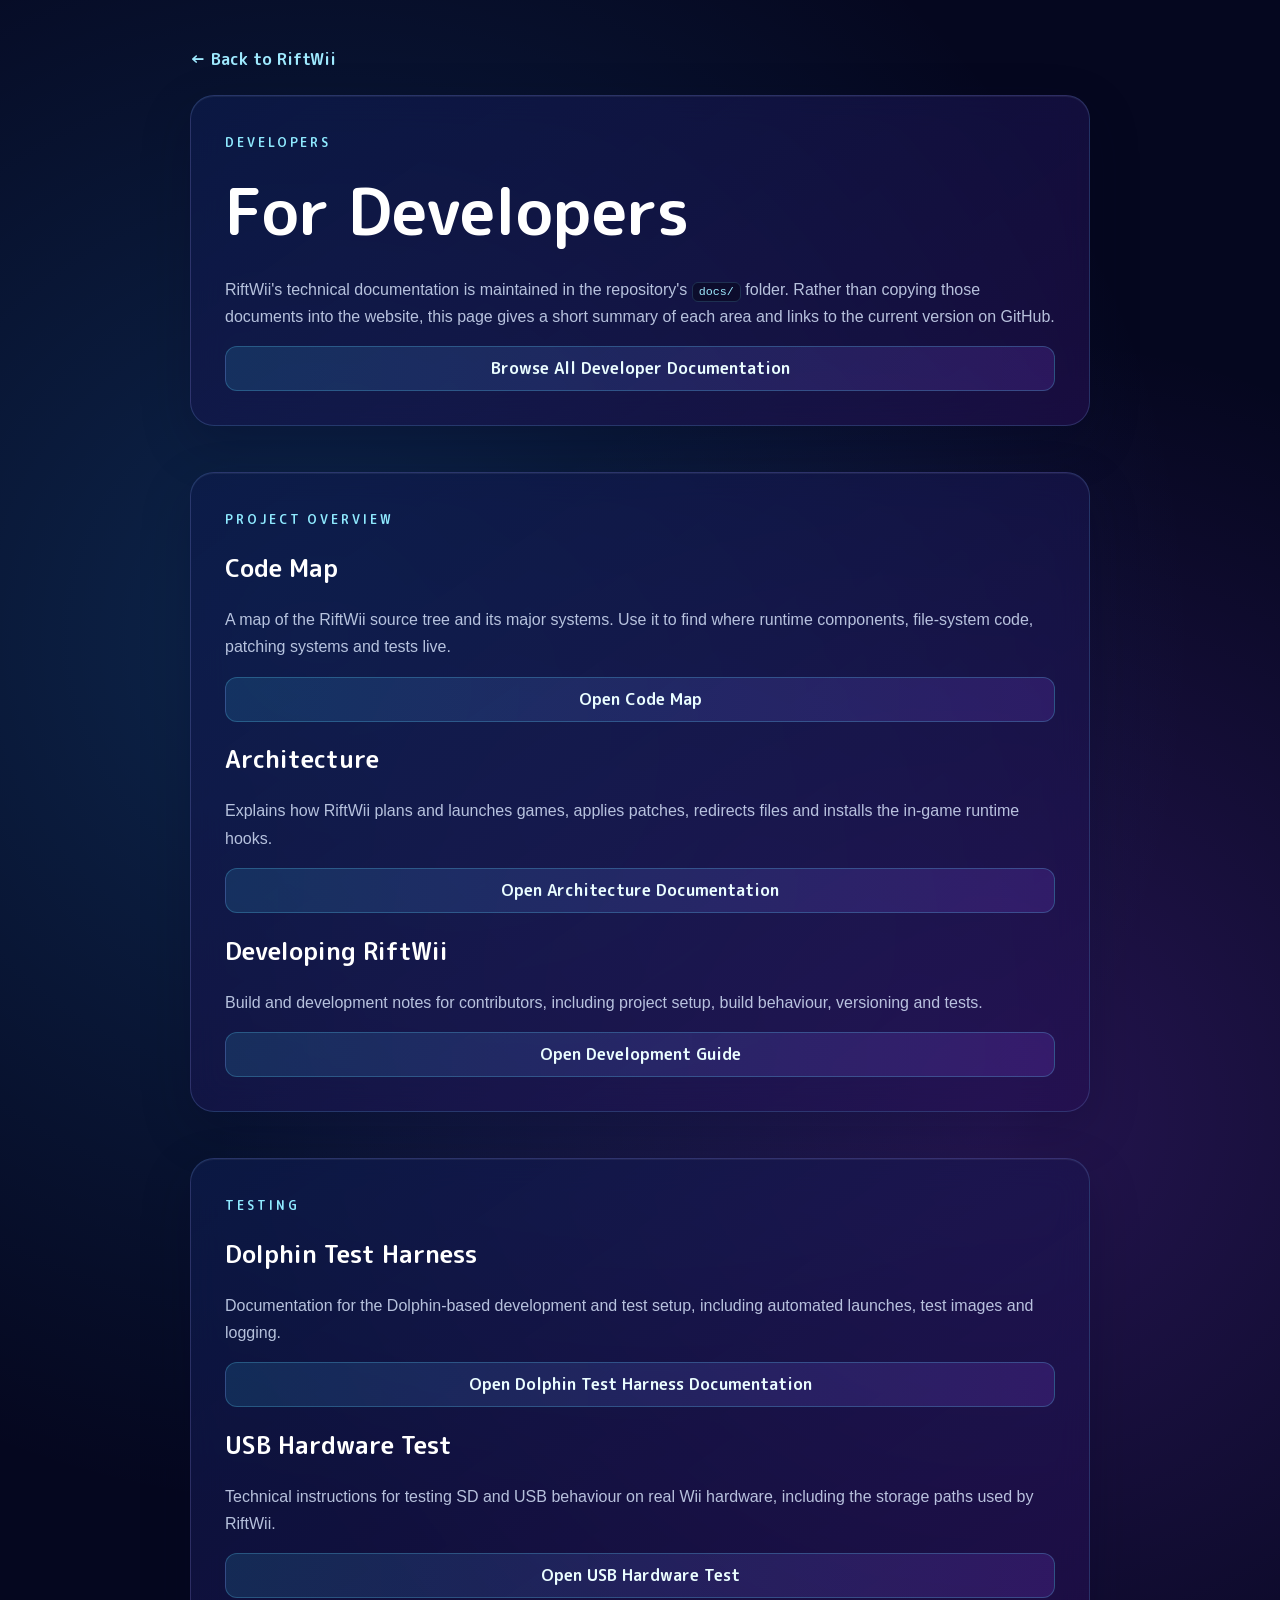
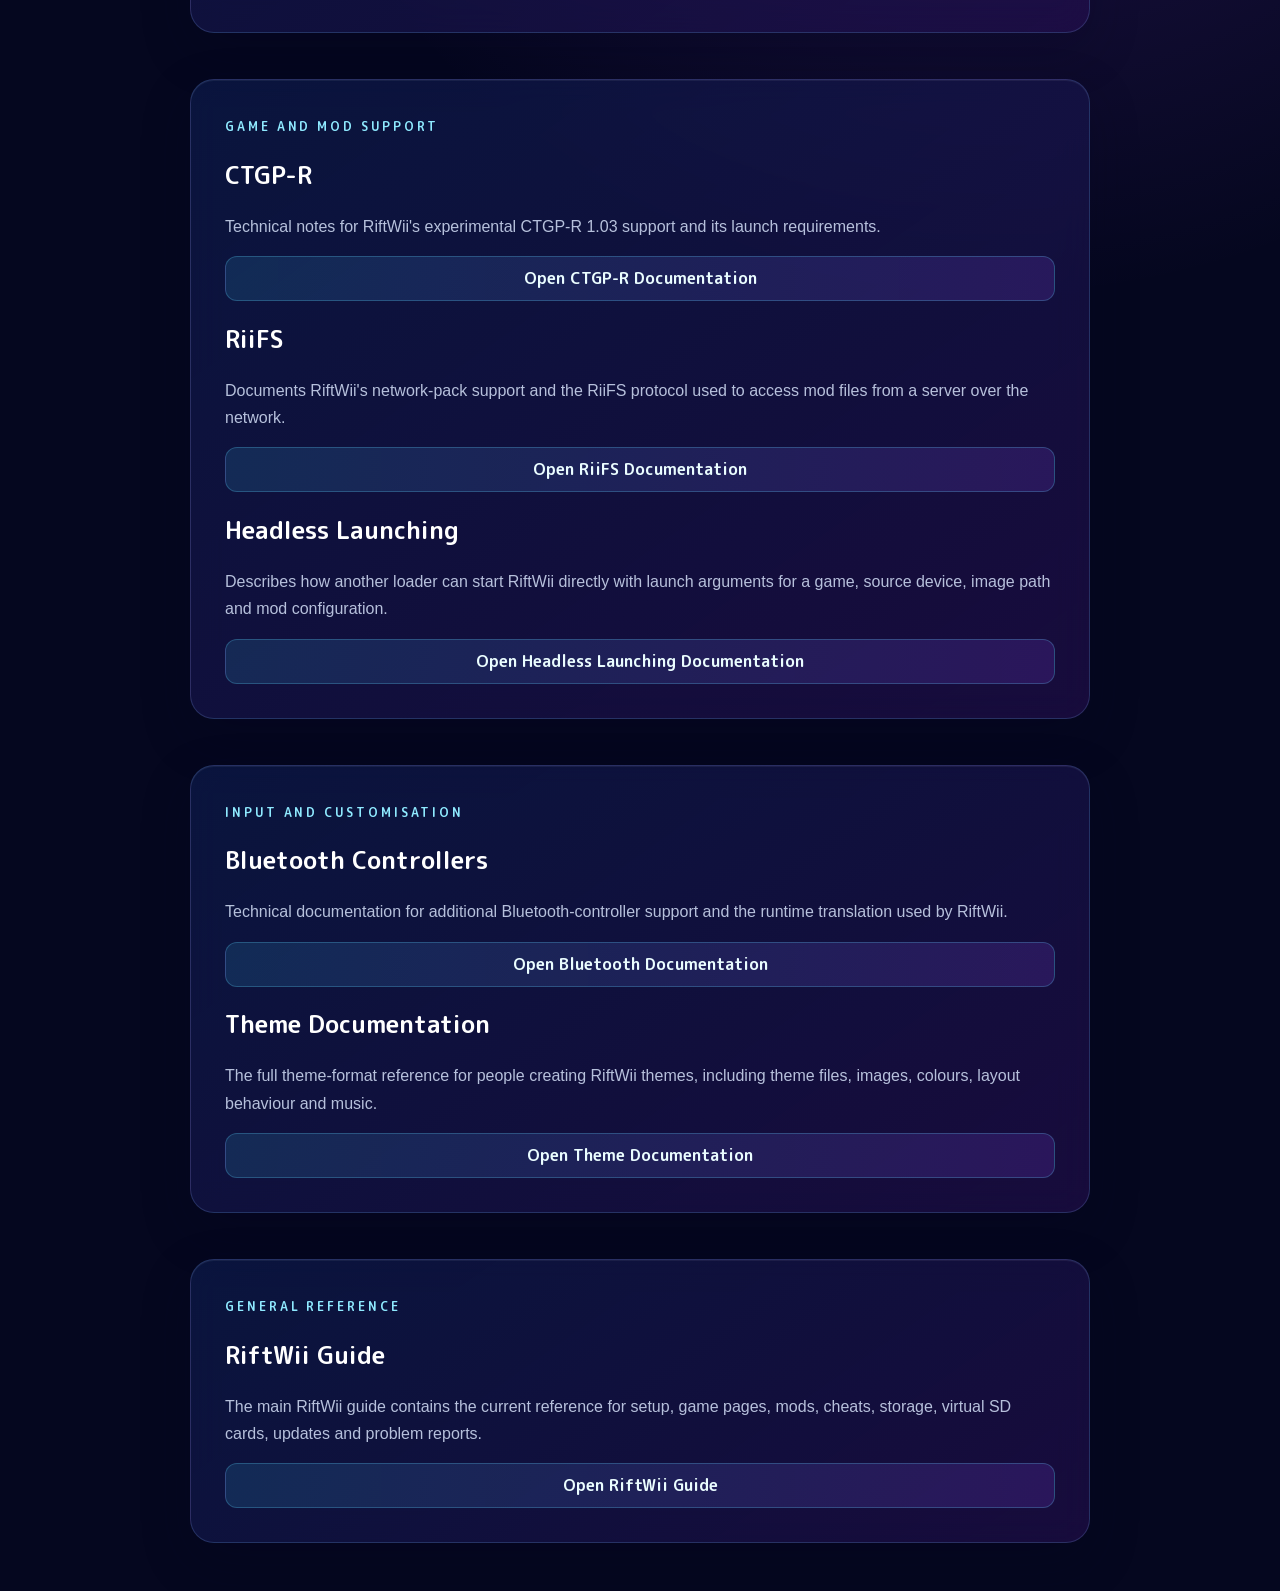
<file: tutorials/developers.html>
<!-- SPDX-FileCopyrightText: 2026 RiftWii contributors -->
<!-- SPDX-License-Identifier: GPL-3.0-or-later -->
<!DOCTYPE html>
<html lang="en">
<head>
    <meta charset="UTF-8">
    <meta name="viewport" content="width=device-width, initial-scale=1.0">
    <title>For Developers - RiftWii</title>
    <link rel="stylesheet" href="../css/tutorials.css">
    <link rel="icon" type="image/png" href="https://github.com/KakarottoCake/Riftwii/blob/main/hbc/icon.png?raw=true">
    <meta property="og:title" content="RiftWii Developer Documentation">
    <meta property="og:description" content="Developer documentation and technical references for RiftWii.">
    <meta property="og:type" content="website">
    <meta property="og:image" content="https://github.com/KakarottoCake/Riftwii/blob/main/docs/images/banner.png?raw=true">
    <meta name="twitter:card" content="summary_large_image">
</head>
<body>
    <main class="tutorial-page">

        <a class="back-link" href="../index.html">← Back to RiftWii</a>

        <article class="tutorial-card">
            <span class="kicker">DEVELOPERS</span>
            <h1>For Developers</h1>
            <p>
                RiftWii's technical documentation is maintained in the repository's
                <code>docs/</code> folder. Rather than copying those documents into the
                website, this page gives a short summary of each area and links to the
                current version on GitHub.
            </p>
            <a class="link-button"
               href="https://github.com/KakarottoCake/Riftwii/tree/main/docs"
               target="_blank"
               rel="noopener noreferrer">
                Browse All Developer Documentation
            </a>
        </article>

        <br><br>

        <article class="tutorial-card">
            <span class="kicker">PROJECT OVERVIEW</span>

            <h2>Code Map</h2>
            <p>
                A map of the RiftWii source tree and its major systems. Use it to find
                where runtime components, file-system code, patching systems and tests live.
            </p>
            <a class="link-button"
               href="https://github.com/KakarottoCake/Riftwii/blob/main/docs/MAP.md"
               target="_blank"
               rel="noopener noreferrer">Open Code Map</a>

            <h2>Architecture</h2>
            <p>
                Explains how RiftWii plans and launches games, applies patches, redirects
                files and installs the in-game runtime hooks.
            </p>
            <a class="link-button"
               href="https://github.com/KakarottoCake/Riftwii/blob/main/docs/ARCHITECTURE.md"
               target="_blank"
               rel="noopener noreferrer">Open Architecture Documentation</a>

            <h2>Developing RiftWii</h2>
            <p>
                Build and development notes for contributors, including project setup,
                build behaviour, versioning and tests.
            </p>
            <a class="link-button"
               href="https://github.com/KakarottoCake/Riftwii/blob/main/docs/DEVELOPING.md"
               target="_blank"
               rel="noopener noreferrer">Open Development Guide</a>
        </article>

        <br><br>

        <article class="tutorial-card">
            <span class="kicker">TESTING</span>

            <h2>Dolphin Test Harness</h2>
            <p>
                Documentation for the Dolphin-based development and test setup, including
                automated launches, test images and logging.
            </p>
            <a class="link-button"
               href="https://github.com/KakarottoCake/Riftwii/blob/main/docs/HARNESS.md"
               target="_blank"
               rel="noopener noreferrer">Open Dolphin Test Harness Documentation</a>

            <h2>USB Hardware Test</h2>
            <p>
                Technical instructions for testing SD and USB behaviour on real Wii
                hardware, including the storage paths used by RiftWii.
            </p>
            <a class="link-button"
               href="https://github.com/KakarottoCake/Riftwii/blob/main/docs/USB_HARDWARE_TEST.md"
               target="_blank"
               rel="noopener noreferrer">Open USB Hardware Test</a>
        </article>

        <br><br>

        <article class="tutorial-card">
            <span class="kicker">GAME AND MOD SUPPORT</span>

            <h2>CTGP-R</h2>
            <p>
                Technical notes for RiftWii's experimental CTGP-R 1.03 support and its
                launch requirements.
            </p>
            <a class="link-button"
               href="https://github.com/KakarottoCake/Riftwii/blob/main/docs/CTGPR.md"
               target="_blank"
               rel="noopener noreferrer">Open CTGP-R Documentation</a>

            <h2>RiiFS</h2>
            <p>
                Documents RiftWii's network-pack support and the RiiFS protocol used to
                access mod files from a server over the network.
            </p>
            <a class="link-button"
               href="https://github.com/KakarottoCake/Riftwii/blob/main/docs/RIIFS.md"
               target="_blank"
               rel="noopener noreferrer">Open RiiFS Documentation</a>

            <h2>Headless Launching</h2>
            <p>
                Describes how another loader can start RiftWii directly with launch
                arguments for a game, source device, image path and mod configuration.
            </p>
            <a class="link-button"
               href="https://github.com/KakarottoCake/Riftwii/blob/main/docs/HEADLESS.md"
               target="_blank"
               rel="noopener noreferrer">Open Headless Launching Documentation</a>
        </article>

        <br><br>

        <article class="tutorial-card">
            <span class="kicker">INPUT AND CUSTOMISATION</span>

            <h2>Bluetooth Controllers</h2>
            <p>
                Technical documentation for additional Bluetooth-controller support and
                the runtime translation used by RiftWii.
            </p>
            <a class="link-button"
               href="https://github.com/KakarottoCake/Riftwii/blob/main/docs/BLUETOOTH.md"
               target="_blank"
               rel="noopener noreferrer">Open Bluetooth Documentation</a>

            <h2>Theme Documentation</h2>
            <p>
                The full theme-format reference for people creating RiftWii themes,
                including theme files, images, colours, layout behaviour and music.
            </p>
            <a class="link-button"
               href="https://github.com/KakarottoCake/Riftwii/blob/main/docs/THEMES.md"
               target="_blank"
               rel="noopener noreferrer">Open Theme Documentation</a>
        </article>

        <br><br>

        <article class="tutorial-card">
            <span class="kicker">GENERAL REFERENCE</span>

            <h2>RiftWii Guide</h2>
            <p>
                The main RiftWii guide contains the current reference for setup, game
                pages, mods, cheats, storage, virtual SD cards, updates and problem reports.
            </p>
            <a class="link-button"
               href="https://github.com/KakarottoCake/Riftwii/blob/main/docs/GUIDE.md"
               target="_blank"
               rel="noopener noreferrer">Open RiftWii Guide</a>
        </article>

    </main>
</body>
</html>
</file>
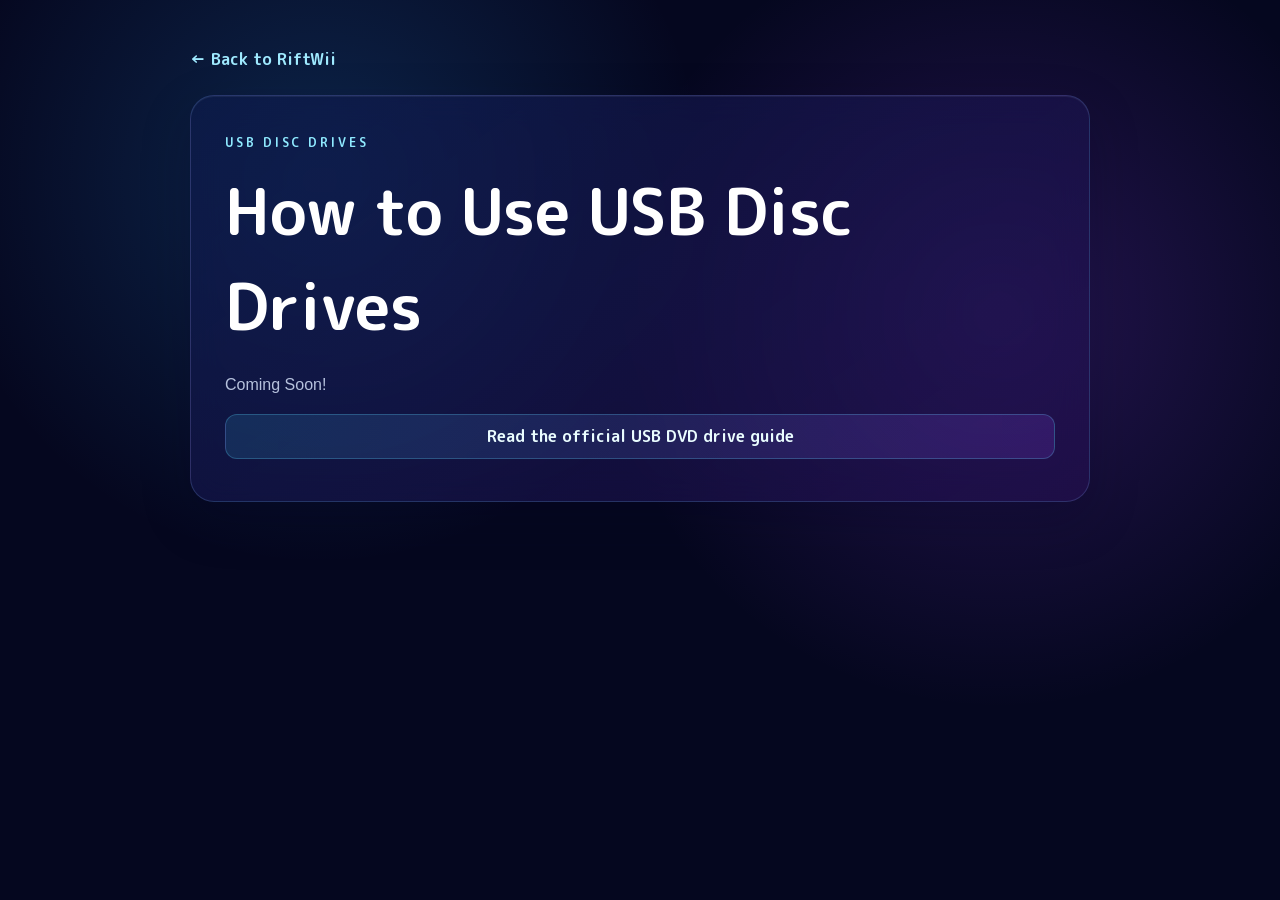
<file: tutorials/using-a-usb-disc-drive.html>
<!-- SPDX-FileCopyrightText: 2026 RiftWii contributors -->
<!-- SPDX-License-Identifier: GPL-3.0-or-later -->
<!DOCTYPE html>
<html lang="en">

<head>
    <meta charset="UTF-8">
    <meta
        name="viewport"
        content="width=device-width, initial-scale=1.0"
    >
<title>USB Disc Drives - RiftWii</title>

    <link
        rel="stylesheet"
        href="../css/tutorials.css?v=20261016-7"
    >
    <link
    rel="icon"
    type="image/png"
    href="https://github.com/KakarottoCake/Riftwii/blob/main/hbc/icon.png?raw=true"



    >
    <meta property="og:title" content="RiftWii Tutorials">

<meta
    property="og:description"
    content="Guides and tutorials for installing and using RiftWii."
>

<meta property="og:type" content="website">

<meta
    property="og:image"
    content="https://github.com/KakarottoCake/Riftwii/raw/main/docs/images/banner.png"
>

<meta name="twitter:card" content="summary_large_image">

<meta name="twitter:title" content="RiftWii Tutorials">

<meta
    name="twitter:description"
    content="Guides and tutorials for installing and using RiftWii."
>

<meta
    name="twitter:image"
    content="https://github.com/KakarottoCake/Riftwii/raw/main/docs/images/banner.png"
>
</head>

<body>
    <main class="tutorial-page">

        <a
            class="back-link"
            href="../index.html#tutorials"
        >
            ← Back to RiftWii
        </a>

        <article class="tutorial-card">

            <span class="kicker">
                USB DISC DRIVES
            </span>

            <h1>
                How to Use USB Disc Drives
            </h1>

            <p>
                Coming Soon!
            </p>

            <a
                class="link-button guide-link-button"
                href="https://github.com/KakarottoCake/Riftwii/blob/main/docs/GUIDE.md#usb-dvd-drives-experimental"
                target="_blank"
                rel="noopener noreferrer"
            >
                Read the official USB DVD drive guide
            </a>


        </article>



    </main>
</body>

</html>
</file>
<file: css/tutorials.css>
/* SPDX-FileCopyrightText: 2026 RiftWii contributors */
/* SPDX-License-Identifier: GPL-3.0-or-later */
@font-face {
    font-family: "Rounded";
    src: url("../resources/fonts/rounded.ttf")
        format("truetype");
}

* {
    box-sizing: border-box;
}

html,
body {
    margin: 0;
    min-height: 100%;
    scroll-behavior: smooth;
}


body {
    padding: 48px 24px;

    background:
        radial-gradient(
            circle at 25% 20%,
            rgba(45, 160, 255, 0.20),
            transparent 32%
        ),
        radial-gradient(
            circle at 78% 35%,
            rgba(150, 70, 255, 0.22),
            transparent 34%
        ),
        #05071f;

    color: white;

    font-family:
        "Rounded",
        sans-serif;
}

.tutorial-page {
    width: min(900px, 100%);

    margin: 0 auto;
}

.back-link {
    display: inline-block;

    margin-bottom: 24px;

    color: #9feaff;

    text-decoration: none;
}

.tutorial-card {
    padding: 34px;

    border:
        1px solid
        rgba(135, 181, 255, 0.20);

    border-radius: 24px;

    background:
        linear-gradient(
            145deg,
            rgba(12, 27, 75, 0.70),
            rgba(38, 15, 83, 0.56)
        );

    box-shadow:
        0 18px 50px
            rgba(0, 0, 30, 0.22),
        inset 0 1px 0
            rgba(255, 255, 255, 0.06);

    backdrop-filter: blur(16px);
}

.kicker {
    color: #8feaff;

    letter-spacing: 0.24em;

    font-size: 0.76rem;
}

h1 {
    margin: 10px 0 18px;

    font-size:
        clamp(
            2rem,
            5vw,
            4rem
        );
}

p {
    font-family:
        Arial,
        sans-serif;

    line-height: 1.7;

    color:
        rgba(
            220,
            232,
            255,
            0.82
        );
}

.placeholder-step {
    margin-top: 18px;

    padding: 18px;

    border:
        1px solid
        rgba(115, 211, 255, 0.16);

    border-radius: 16px;

    background:
        rgba(
            28,
            51,
            112,
            0.24
        );
}

.tutorial-image {
    display: block;
    width: 100%;
    height: auto;
    max-width: none;
    margin: 20px 0;
    object-fit: contain;
    border-radius: 14px;
}

code {
    padding: 2px 6px;

    border:
        1px solid
        rgba(115, 211, 255, 0.18);

    border-radius: 6px;

    background:
        rgba(0, 0, 0, 0.35);

    color: #9feaff;

    font-family: monospace;

    font-size: 0.9em;
}

/* Footer styles disabled
.site-footer {
    width: min(900px, 100%);
    margin: 48px auto 24px;
}

.footer-inner {
    position: relative;

    width: 100%;
    min-height: 120px;

    padding: 28px 24px;

    display: flex;
    flex-direction: column;
    align-items: center;
    justify-content: center;

    gap: 10px;

    text-align: center;

    border: 1px solid rgba(135, 181, 255, 0.20);
    border-radius: 24px;

    background:
        linear-gradient(
            145deg,
            rgba(12, 27, 75, 0.70),
            rgba(38, 15, 83, 0.56)
        );

    box-shadow:
        0 18px 50px rgba(0, 0, 30, 0.22),
        inset 0 1px 0 rgba(255, 255, 255, 0.06);

    backdrop-filter: blur(16px);

    overflow: hidden;

    font-family: "Rounded", sans-serif;
}

.footer-main {
    display: flex;
    align-items: center;
    justify-content: center;

    gap: 0.7em;

    font-size: clamp(0.8rem, 1.4vw, 1rem);
    letter-spacing: 0.35em;

    color: #9dbaf8;

    text-shadow:
        0 0 8px rgba(120, 190, 255, 0.12),
        0 0 18px rgba(120, 190, 255, 0.05);
}

.footer-label {
    color: #9dbaf8;
    opacity: 0.88;
}

.footer-author {
    color: #d8e9ff;
    opacity: 0.96;

    text-shadow:
        0 0 8px rgba(120, 210, 255, 0.24),
        0 0 18px rgba(166, 92, 255, 0.18);
}

.footer-year {
    color: rgba(157, 186, 248, 0.62);

    font-size: 0.72rem;
    letter-spacing: 0.22em;
}
*/

.download-button {
    display: inline-flex;
    align-items: center;
    justify-content: center;
    margin-top: 22px;
    min-height: 44px;
    padding: 10px 16px;
    border-radius: 12px;
    color: #eafdff;
    text-decoration: none;
    border: 1px solid rgba(98, 217, 255, 0.25);
    background:
        linear-gradient(
            90deg,
            rgba(59, 211, 255, 0.13),
            rgba(154, 79, 255, 0.16)
        );
    transition:
        transform 0.25s ease,
        box-shadow 0.25s ease,
        border-color 0.25s ease;
}

.release-button {
    width: 100%;
    margin-top: 20px;
}


.link-button {
    display: flex;
    justify-content: center;
    align-items: center; 

    min-height: 44px;
    padding: 10px 16px;

    border: 1px solid rgba(98, 217, 255, 0.25);
    border-radius: 12px;

    background:
        linear-gradient(
            90deg,
            rgba(59, 211, 255, 0.13),
            rgba(154, 79, 255, 0.16)
        );

    color: #eafdff;

    font-family: "Rounded", sans-serif;
    text-decoration: none;

    cursor: pointer;

    transition:
        transform 0.25s ease,
        box-shadow 0.25s ease,
        border-color 0.25s ease;
}

.link-button:hover,
.link-button:focus-visible {
    display: flex;
    justify-content: center;
    align-items: center; 
    transform: translateY(-2px);

    border-color:
        rgba(126, 229, 255, 0.52);

    box-shadow:
        0 0 18px rgba(70, 215, 255, 0.12),
        0 0 28px rgba(157, 76, 255, 0.08);

    outline: none;
}



.download-button {
    display: inline-flex;
    align-items: center;
    justify-content: center;

    margin-top: 22px;
    min-height: 44px;
    padding: 10px 16px;

    border-radius: 12px;

    color: #eafdff;
    text-decoration: none;

    border: 1px solid rgba(98, 217, 255, 0.25);

    background:
        linear-gradient(
            90deg,
            rgba(59, 211, 255, 0.13),
            rgba(154, 79, 255, 0.16)
        );

    transition:
        transform 0.25s ease,
        box-shadow 0.25s ease,
        border-color 0.25s ease;
}

.download-button:hover,
.download-button:focus-visible {
    transform: translateY(-2px);

    border-color: rgba(126, 229, 255, 0.52);

    box-shadow:
        0 0 18px rgba(70, 215, 255, 0.12),
        0 0 28px rgba(157, 76, 255, 0.08);

    outline: none;
}


.tutorial-video {
    display: block;

    width: 100%;

    aspect-ratio: 16 / 9;

    object-fit: cover;

    margin:
        18px 0 22px;

    border-radius: 16px;

    border:
        1px solid
        rgba(120, 211, 255, 0.18);

    box-shadow:
        0 0 28px
            rgba(65, 206, 255, 0.08),
        0 0 42px
            rgba(152, 76, 255, 0.05);

    background: #000;
}



.tutorial-table-wrap {
    width: 100%;

    margin: 22px 0;

    overflow-x: auto;

    border:
        1px solid
        rgba(120, 211, 255, 0.18);

    border-radius: 16px;

    box-shadow:
        0 0 28px
            rgba(65, 206, 255, 0.06),
        0 0 42px
            rgba(152, 76, 255, 0.04);
}

.tutorial-table {
    width: 100%;

    border-collapse: collapse;

    background:
        linear-gradient(
            145deg,
            rgba(12, 27, 75, 0.52),
            rgba(38, 15, 83, 0.42)
        );

    color: #eafdff;

    font-family:
        Arial,
        sans-serif;

    font-size: 0.95rem;
}

.tutorial-table th,
.tutorial-table td {
    padding: 14px 16px;

    text-align: left;

    border-bottom:
        1px solid
        rgba(120, 211, 255, 0.12);
}

.tutorial-table th {
    color: #9feaff;

    font-family:
        "Rounded",
        sans-serif;

    letter-spacing: 0.08em;

    background:
        linear-gradient(
            90deg,
            rgba(59, 211, 255, 0.12),
            rgba(154, 79, 255, 0.14)
        );
}

.tutorial-table tr:last-child td {
    border-bottom: 0;
}

.tutorial-table tbody tr {
    transition:
        background 0.22s ease,
        box-shadow 0.22s ease;
}

.tutorial-table tbody tr:hover {
    background:
        linear-gradient(
            90deg,
            rgba(66, 211, 255, 0.08),
            rgba(155, 80, 255, 0.08)
        );

    box-shadow:
        inset 0 0 18px
            rgba(72, 210, 255, 0.04);
}

.guide-link-button {
    margin: 10px 0 8px;
}


.tutorial-doc-content {
    margin-top: 28px;
    font-family: Arial, sans-serif;
    line-height: 1.7;
    color: rgba(220, 232, 255, 0.82);
}

.tutorial-doc-content h2,
.tutorial-doc-content h3,
.tutorial-doc-content h4 {
    font-family: "Rounded", sans-serif;
    color: #f6fbff;
    line-height: 1.3;
}

.tutorial-doc-content h2 {
    margin: 34px 0 14px;
    padding-bottom: 10px;
    border-bottom: 1px solid rgba(120, 211, 255, 0.16);
    font-size: clamp(1.35rem, 2.4vw, 2rem);
}

.tutorial-doc-content h3 {
    margin: 26px 0 10px;
    color: #b8eaff;
    font-size: 1.15rem;
}

.tutorial-doc-content p,
.tutorial-doc-content li {
    color: rgba(220, 232, 255, 0.82);
}

.tutorial-doc-content a {
    color: #8feaff;
}

.tutorial-doc-content ul,
.tutorial-doc-content ol {
    padding-left: 24px;
}

.tutorial-doc-content pre {
    overflow-x: auto;
    padding: 16px;
    border: 1px solid rgba(115, 211, 255, 0.16);
    border-radius: 12px;
    background: rgba(0, 0, 0, 0.34);
}

.tutorial-doc-content pre code {
    padding: 0;
    border: 0;
    background: transparent;
    color: #dff8ff;
}

.tutorial-doc-content table {
    width: 100%;
    margin: 20px 0;
    border-collapse: collapse;
    overflow: hidden;
    border: 1px solid rgba(120, 211, 255, 0.18);
    border-radius: 14px;
}

.tutorial-doc-content th,
.tutorial-doc-content td {
    padding: 12px 14px;
    text-align: left;
    vertical-align: top;
    border-bottom: 1px solid rgba(120, 211, 255, 0.12);
}

.tutorial-doc-content th {
    color: #9feaff;
    font-family: "Rounded", sans-serif;
    background:
        linear-gradient(
            90deg,
            rgba(59, 211, 255, 0.12),
            rgba(154, 79, 255, 0.14)
        );
}

.tutorial-doc-content tr:last-child td {
    border-bottom: 0;
}

.tutorial-doc-content blockquote {
    margin: 20px 0;
    padding: 14px 18px;
    border-left: 3px solid rgba(126, 225, 255, 0.55);
    background: rgba(59, 211, 255, 0.06);
    color: rgba(220, 232, 255, 0.78);
}

.doc-hero-image {
    width: 100%;
    height: auto;
    object-fit: contain;
}


.file-tree {
    width: 100%;

    margin:
        16px 0
        22px;

    padding:
        18px
        20px;

    overflow-x: auto;

    border:
        1px solid
        rgba(115, 211, 255, 0.18);

    border-radius: 14px;

    background:
        rgba(
            3,
            12,
            38,
            0.72
        );

    box-shadow:
        inset 0 1px 0
            rgba(255, 255, 255, 0.04),
        0 0 24px
            rgba(65, 206, 255, 0.05);

    white-space: pre;

    tab-size: 4;
}

.file-tree code {
    padding: 0;

    border: 0;

    background: transparent;

    color: #dff8ff;

    font-family:
        monospace;

    font-size: 0.9rem;

    line-height: 1.65;
}
</file>
